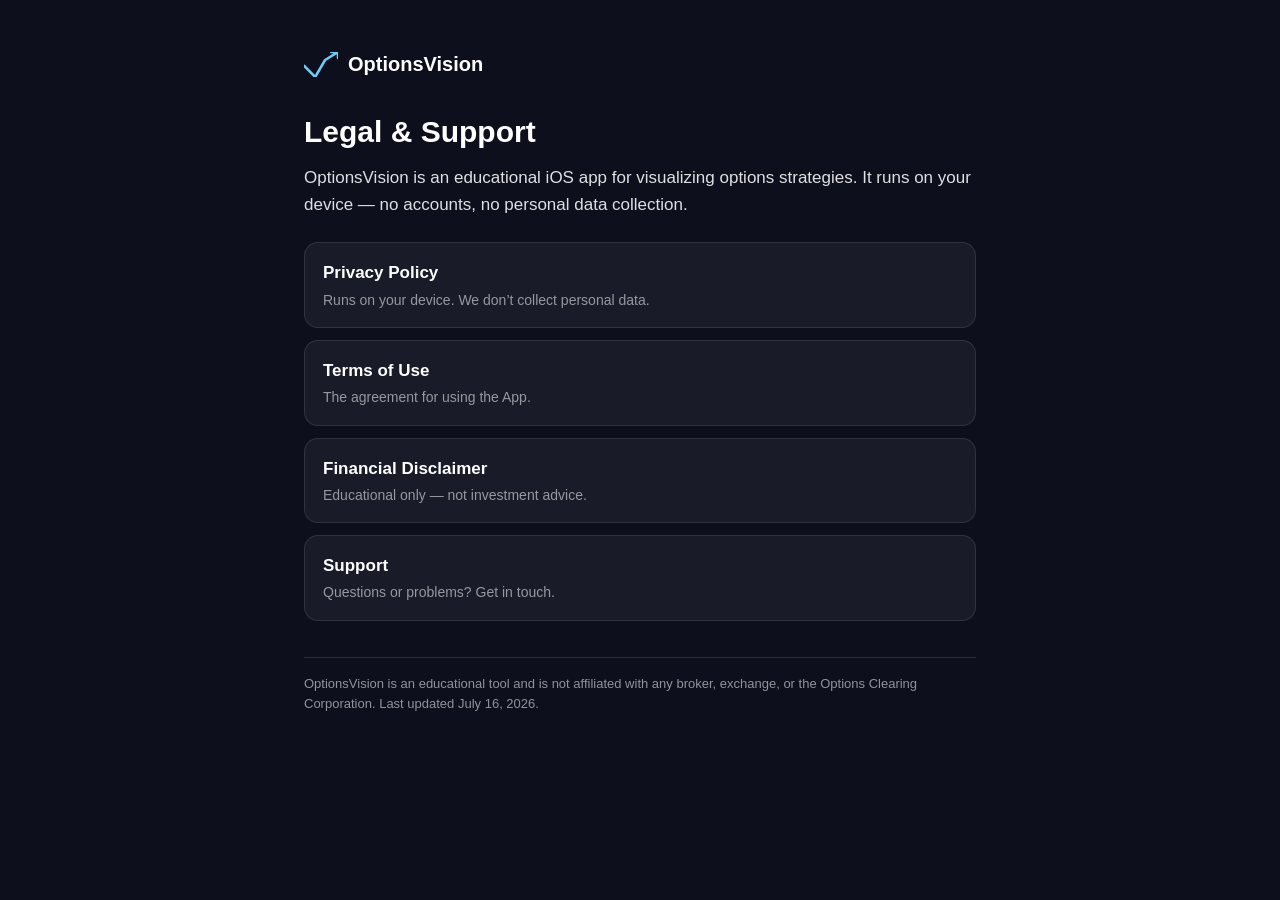
<file: docs/index.html>
<!DOCTYPE html>
<html lang="en">
<head>
<meta charset="utf-8">
<meta name="viewport" content="width=device-width, initial-scale=1">
<title>OptionsVision — Legal &amp; Support</title>
<link rel="stylesheet" href="style.css">
</head>
<body>
<main>
  <div class="brand">
    <svg width="34" height="25" viewBox="0 0 68 50" fill="none" xmlns="http://www.w3.org/2000/svg">
      <path d="M0 27.5 L22.4 50 L42.2 16 L68 0 M54.4 0 L68 0 L68 12" stroke="rgb(107,204,245)" stroke-width="5" stroke-linecap="round" stroke-linejoin="round"/>
    </svg>
    <span>OptionsVision</span>
  </div>
  <h1>Legal &amp; Support</h1>
  <p>OptionsVision is an educational iOS app for visualizing options strategies. It runs on your device — no accounts, no personal data collection.</p>
  <nav class="docs">
    <a href="privacy.html">Privacy Policy<small>Runs on your device. We don&rsquo;t collect personal data.</small></a>
    <a href="terms.html">Terms of Use<small>The agreement for using the App.</small></a>
    <a href="disclaimer.html">Financial Disclaimer<small>Educational only — not investment advice.</small></a>
    <a href="support.html">Support<small>Questions or problems? Get in touch.</small></a>
  </nav>
  <p class="fine">OptionsVision is an educational tool and is not affiliated with any broker, exchange, or the Options Clearing Corporation. Last updated July 16, 2026.</p>
</main>
</body>
</html>
</file>
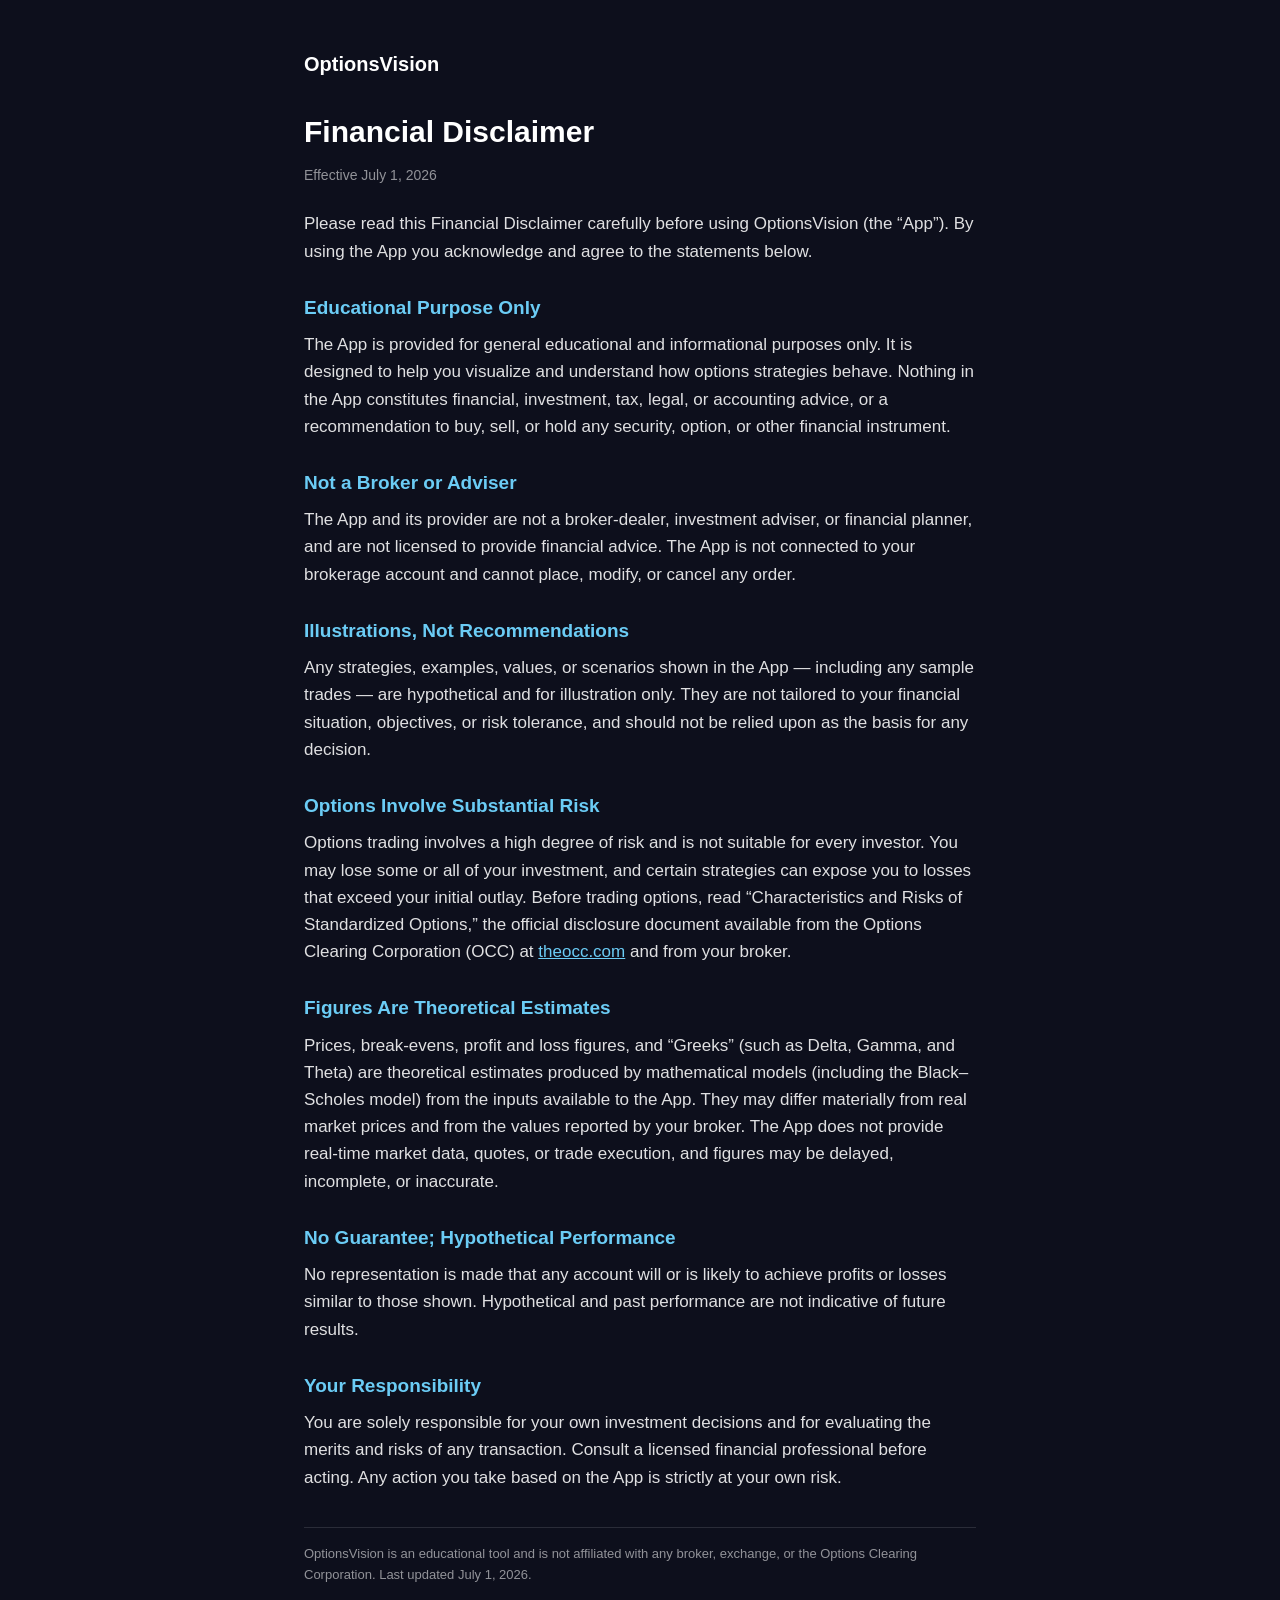
<file: docs/disclaimer.html>
<!DOCTYPE html>
<html lang="en">
<head>
<meta charset="utf-8">
<meta name="viewport" content="width=device-width, initial-scale=1">
<title>Financial Disclaimer — OptionsVision</title>
<link rel="stylesheet" href="style.css">
</head>
<body>
<main>
  <div class="brand"><a href="index.html"><span>OptionsVision</span></a></div>
  <h1>Financial Disclaimer</h1>
  <p class="effective">Effective July 1, 2026</p>

  <p>Please read this Financial Disclaimer carefully before using OptionsVision (the &ldquo;App&rdquo;). By using the App you acknowledge and agree to the statements below.</p>

  <h2>Educational Purpose Only</h2>
  <p>The App is provided for general educational and informational purposes only. It is designed to help you visualize and understand how options strategies behave. Nothing in the App constitutes financial, investment, tax, legal, or accounting advice, or a recommendation to buy, sell, or hold any security, option, or other financial instrument.</p>

  <h2>Not a Broker or Adviser</h2>
  <p>The App and its provider are not a broker-dealer, investment adviser, or financial planner, and are not licensed to provide financial advice. The App is not connected to your brokerage account and cannot place, modify, or cancel any order.</p>

  <h2>Illustrations, Not Recommendations</h2>
  <p>Any strategies, examples, values, or scenarios shown in the App &mdash; including any sample trades &mdash; are hypothetical and for illustration only. They are not tailored to your financial situation, objectives, or risk tolerance, and should not be relied upon as the basis for any decision.</p>

  <h2>Options Involve Substantial Risk</h2>
  <p>Options trading involves a high degree of risk and is not suitable for every investor. You may lose some or all of your investment, and certain strategies can expose you to losses that exceed your initial outlay. Before trading options, read &ldquo;Characteristics and Risks of Standardized Options,&rdquo; the official disclosure document available from the Options Clearing Corporation (OCC) at <a href="https://www.theocc.com">theocc.com</a> and from your broker.</p>

  <h2>Figures Are Theoretical Estimates</h2>
  <p>Prices, break-evens, profit and loss figures, and &ldquo;Greeks&rdquo; (such as Delta, Gamma, and Theta) are theoretical estimates produced by mathematical models (including the Black&ndash;Scholes model) from the inputs available to the App. They may differ materially from real market prices and from the values reported by your broker. The App does not provide real-time market data, quotes, or trade execution, and figures may be delayed, incomplete, or inaccurate.</p>

  <h2>No Guarantee; Hypothetical Performance</h2>
  <p>No representation is made that any account will or is likely to achieve profits or losses similar to those shown. Hypothetical and past performance are not indicative of future results.</p>

  <h2>Your Responsibility</h2>
  <p>You are solely responsible for your own investment decisions and for evaluating the merits and risks of any transaction. Consult a licensed financial professional before acting. Any action you take based on the App is strictly at your own risk.</p>

  <p class="fine">OptionsVision is an educational tool and is not affiliated with any broker, exchange, or the Options Clearing Corporation. Last updated July 1, 2026.</p>
</main>
</body>
</html>
</file>
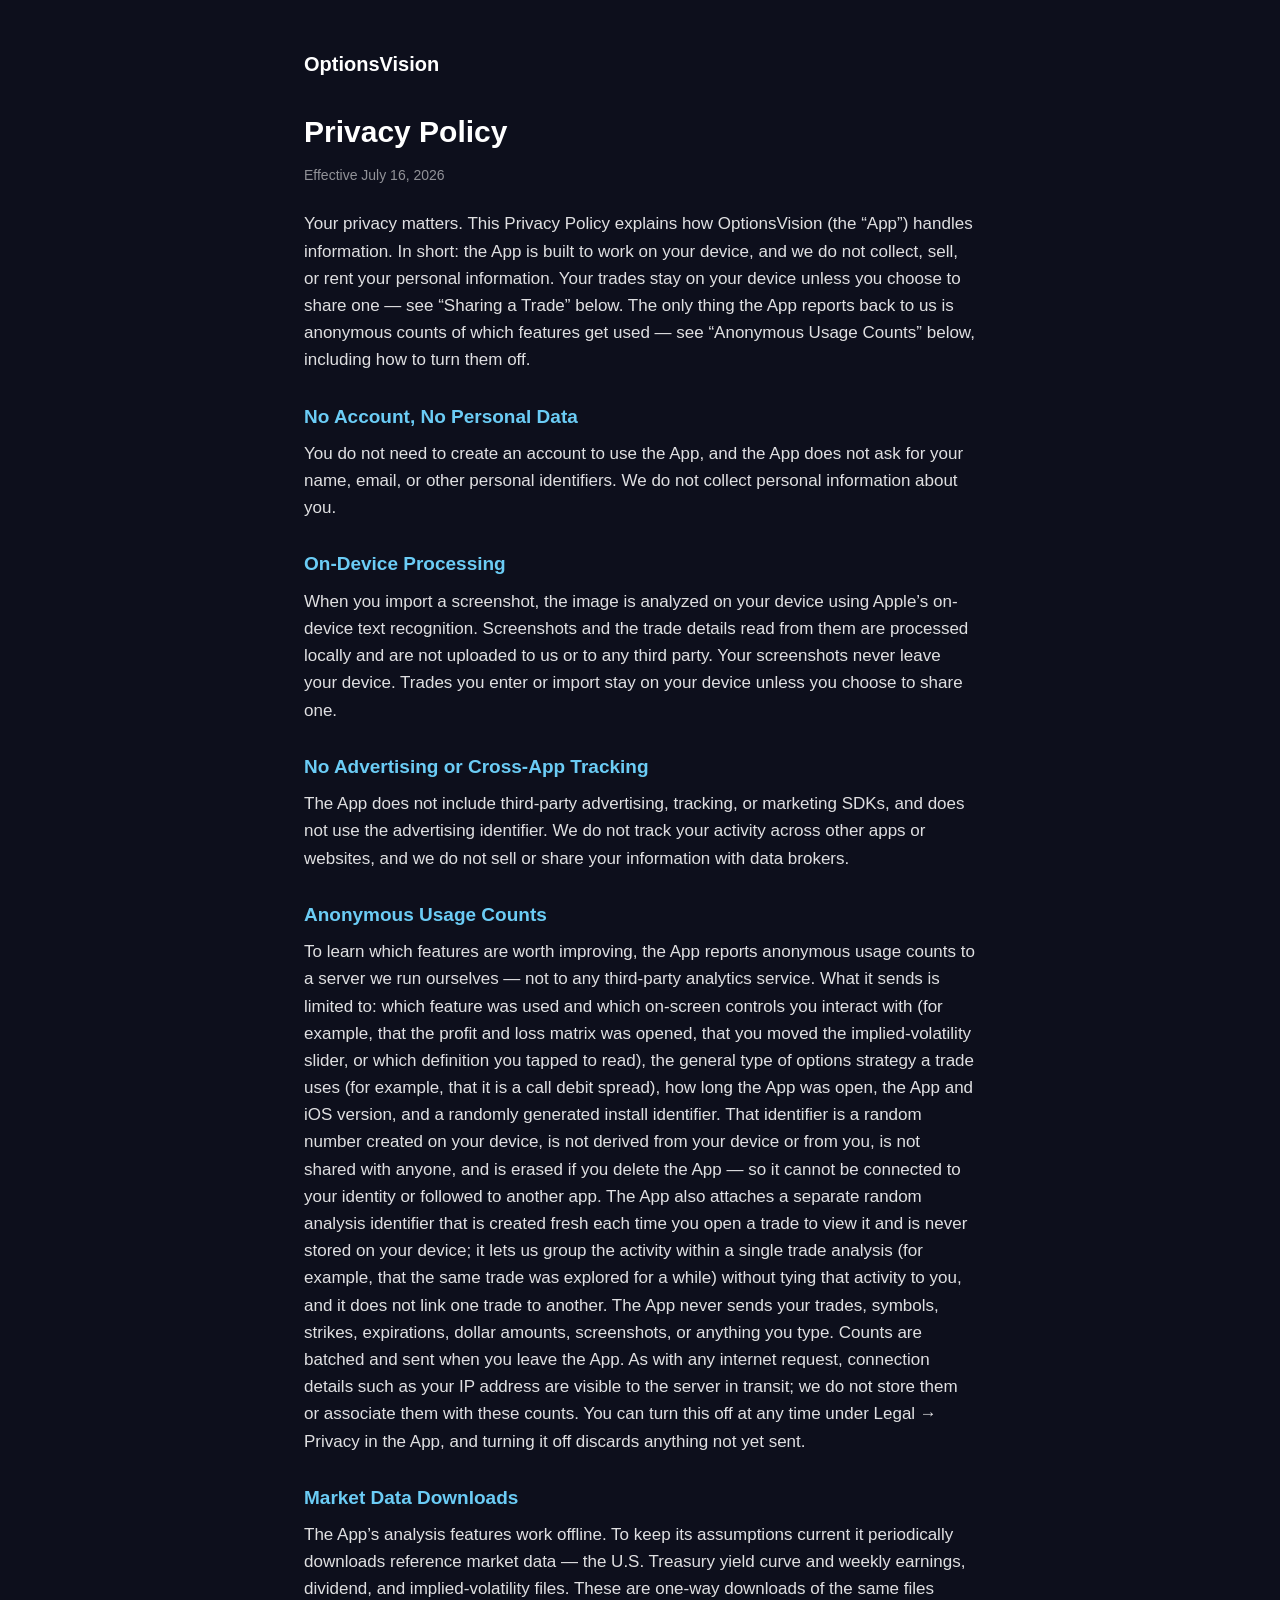
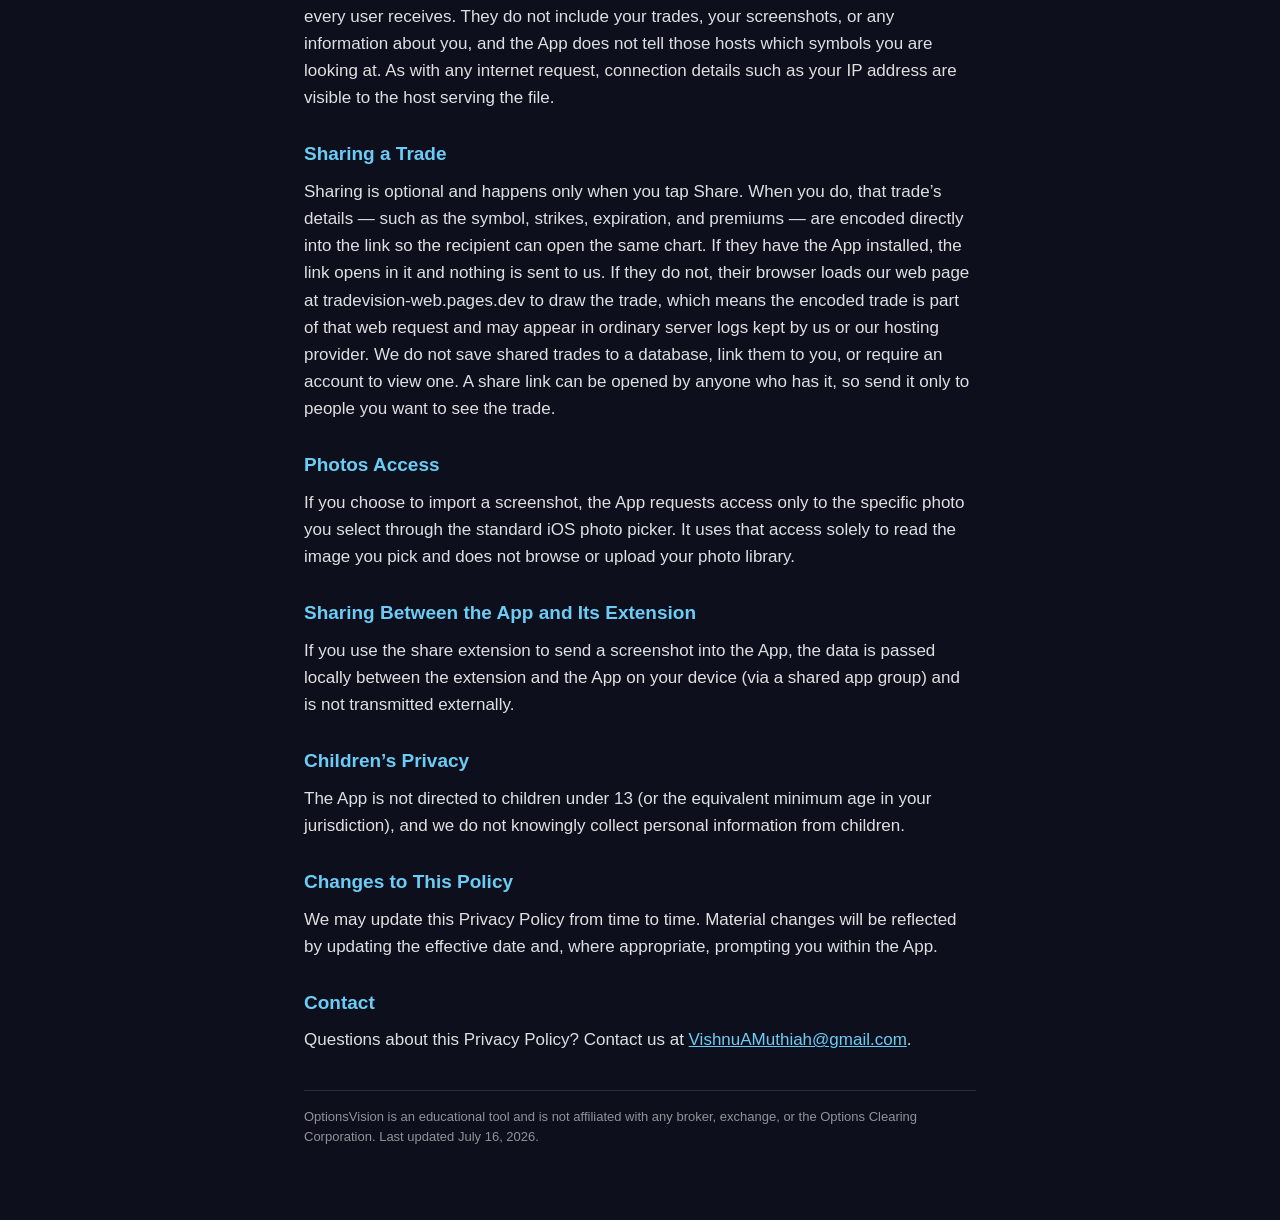
<file: docs/privacy.html>
<!DOCTYPE html>
<html lang="en">
<head>
<meta charset="utf-8">
<meta name="viewport" content="width=device-width, initial-scale=1">
<title>Privacy Policy — OptionsVision</title>
<link rel="stylesheet" href="style.css">
</head>
<body>
<main>
  <div class="brand"><a href="index.html"><span>OptionsVision</span></a></div>
  <h1>Privacy Policy</h1>
  <p class="effective">Effective July 16, 2026</p>

  <p>Your privacy matters. This Privacy Policy explains how OptionsVision (the &ldquo;App&rdquo;) handles information. In short: the App is built to work on your device, and we do not collect, sell, or rent your personal information. Your trades stay on your device unless you choose to share one &mdash; see &ldquo;Sharing a Trade&rdquo; below. The only thing the App reports back to us is anonymous counts of which features get used &mdash; see &ldquo;Anonymous Usage Counts&rdquo; below, including how to turn them off.</p>

  <h2>No Account, No Personal Data</h2>
  <p>You do not need to create an account to use the App, and the App does not ask for your name, email, or other personal identifiers. We do not collect personal information about you.</p>

  <h2>On-Device Processing</h2>
  <p>When you import a screenshot, the image is analyzed on your device using Apple&rsquo;s on-device text recognition. Screenshots and the trade details read from them are processed locally and are not uploaded to us or to any third party. Your screenshots never leave your device. Trades you enter or import stay on your device unless you choose to share one.</p>

  <h2>No Advertising or Cross-App Tracking</h2>
  <p>The App does not include third-party advertising, tracking, or marketing SDKs, and does not use the advertising identifier. We do not track your activity across other apps or websites, and we do not sell or share your information with data brokers.</p>

  <h2>Anonymous Usage Counts</h2>
  <p>To learn which features are worth improving, the App reports anonymous usage counts to a server we run ourselves &mdash; not to any third-party analytics service. What it sends is limited to: which feature was used and which on-screen controls you interact with (for example, that the profit and loss matrix was opened, that you moved the implied-volatility slider, or which definition you tapped to read), the general type of options strategy a trade uses (for example, that it is a call debit spread), how long the App was open, the App and iOS version, and a randomly generated install identifier. That identifier is a random number created on your device, is not derived from your device or from you, is not shared with anyone, and is erased if you delete the App &mdash; so it cannot be connected to your identity or followed to another app. The App also attaches a separate random analysis identifier that is created fresh each time you open a trade to view it and is never stored on your device; it lets us group the activity within a single trade analysis (for example, that the same trade was explored for a while) without tying that activity to you, and it does not link one trade to another. The App never sends your trades, symbols, strikes, expirations, dollar amounts, screenshots, or anything you type. Counts are batched and sent when you leave the App. As with any internet request, connection details such as your IP address are visible to the server in transit; we do not store them or associate them with these counts. You can turn this off at any time under Legal &rarr; Privacy in the App, and turning it off discards anything not yet sent.</p>

  <h2>Market Data Downloads</h2>
  <p>The App&rsquo;s analysis features work offline. To keep its assumptions current it periodically downloads reference market data &mdash; the U.S. Treasury yield curve and weekly earnings, dividend, and implied-volatility files. These are one-way downloads of the same files every user receives. They do not include your trades, your screenshots, or any information about you, and the App does not tell those hosts which symbols you are looking at. As with any internet request, connection details such as your IP address are visible to the host serving the file.</p>

  <h2>Sharing a Trade</h2>
  <p>Sharing is optional and happens only when you tap Share. When you do, that trade&rsquo;s details &mdash; such as the symbol, strikes, expiration, and premiums &mdash; are encoded directly into the link so the recipient can open the same chart. If they have the App installed, the link opens in it and nothing is sent to us. If they do not, their browser loads our web page at tradevision-web.pages.dev to draw the trade, which means the encoded trade is part of that web request and may appear in ordinary server logs kept by us or our hosting provider. We do not save shared trades to a database, link them to you, or require an account to view one. A share link can be opened by anyone who has it, so send it only to people you want to see the trade.</p>

  <h2>Photos Access</h2>
  <p>If you choose to import a screenshot, the App requests access only to the specific photo you select through the standard iOS photo picker. It uses that access solely to read the image you pick and does not browse or upload your photo library.</p>

  <h2>Sharing Between the App and Its Extension</h2>
  <p>If you use the share extension to send a screenshot into the App, the data is passed locally between the extension and the App on your device (via a shared app group) and is not transmitted externally.</p>

  <h2>Children&rsquo;s Privacy</h2>
  <p>The App is not directed to children under 13 (or the equivalent minimum age in your jurisdiction), and we do not knowingly collect personal information from children.</p>

  <h2>Changes to This Policy</h2>
  <p>We may update this Privacy Policy from time to time. Material changes will be reflected by updating the effective date and, where appropriate, prompting you within the App.</p>

  <h2>Contact</h2>
  <p>Questions about this Privacy Policy? Contact us at <a href="mailto:VishnuAMuthiah@gmail.com">VishnuAMuthiah@gmail.com</a>.</p>

  <p class="fine">OptionsVision is an educational tool and is not affiliated with any broker, exchange, or the Options Clearing Corporation. Last updated July 16, 2026.</p>
</main>
</body>
</html>
</file>
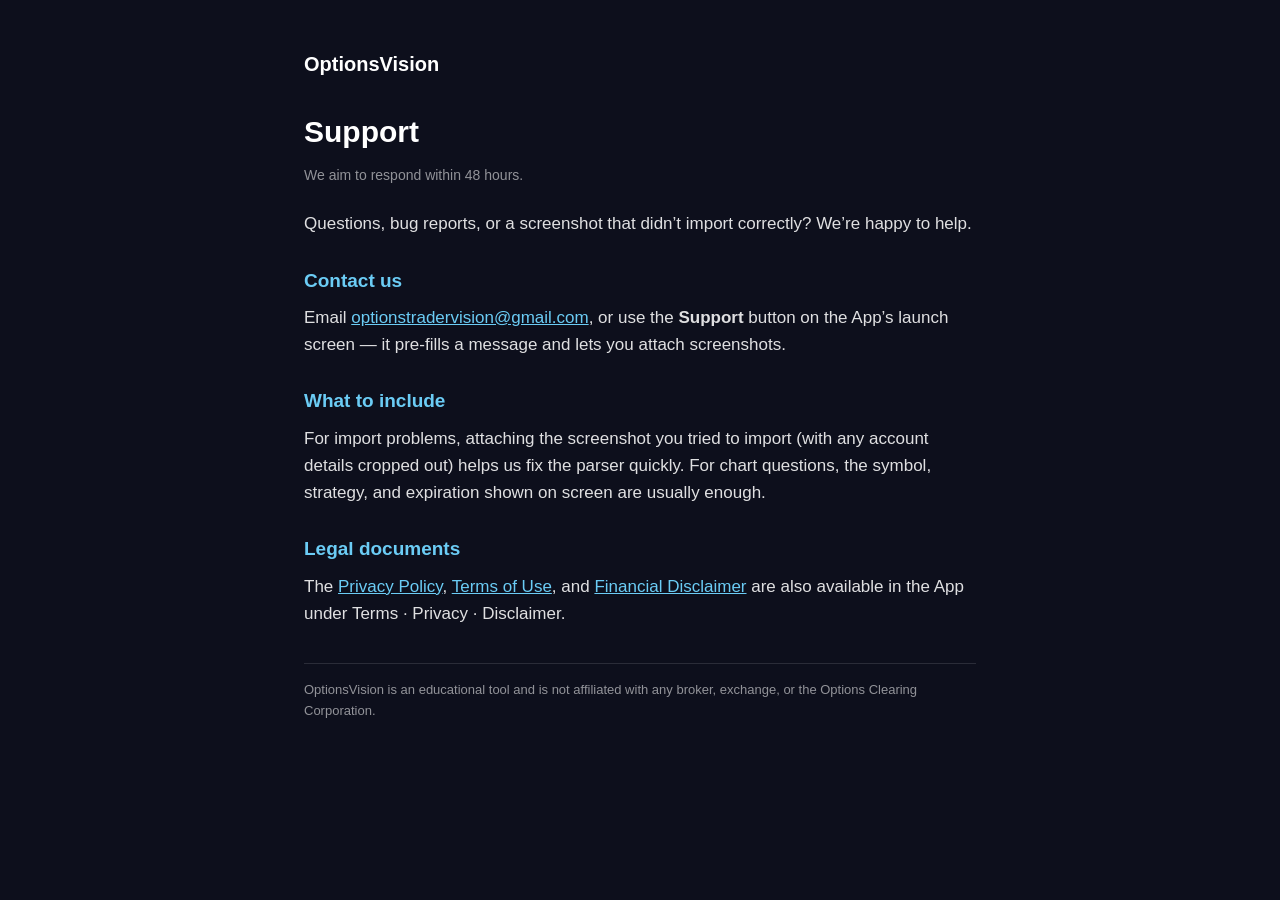
<file: docs/support.html>
<!DOCTYPE html>
<html lang="en">
<head>
<meta charset="utf-8">
<meta name="viewport" content="width=device-width, initial-scale=1">
<title>Support — OptionsVision</title>
<link rel="stylesheet" href="style.css">
</head>
<body>
<main>
  <div class="brand"><a href="index.html"><span>OptionsVision</span></a></div>
  <h1>Support</h1>
  <p class="effective">We aim to respond within 48 hours.</p>

  <p>Questions, bug reports, or a screenshot that didn&rsquo;t import correctly? We&rsquo;re happy to help.</p>

  <h2>Contact us</h2>
  <p>Email <a href="mailto:optionstradervision@gmail.com">optionstradervision@gmail.com</a>, or use the <strong>Support</strong> button on the App&rsquo;s launch screen — it pre-fills a message and lets you attach screenshots.</p>

  <h2>What to include</h2>
  <p>For import problems, attaching the screenshot you tried to import (with any account details cropped out) helps us fix the parser quickly. For chart questions, the symbol, strategy, and expiration shown on screen are usually enough.</p>

  <h2>Legal documents</h2>
  <p>The <a href="privacy.html">Privacy Policy</a>, <a href="terms.html">Terms of Use</a>, and <a href="disclaimer.html">Financial Disclaimer</a> are also available in the App under Terms &middot; Privacy &middot; Disclaimer.</p>

  <p class="fine">OptionsVision is an educational tool and is not affiliated with any broker, exchange, or the Options Clearing Corporation.</p>
</main>
</body>
</html>
</file>
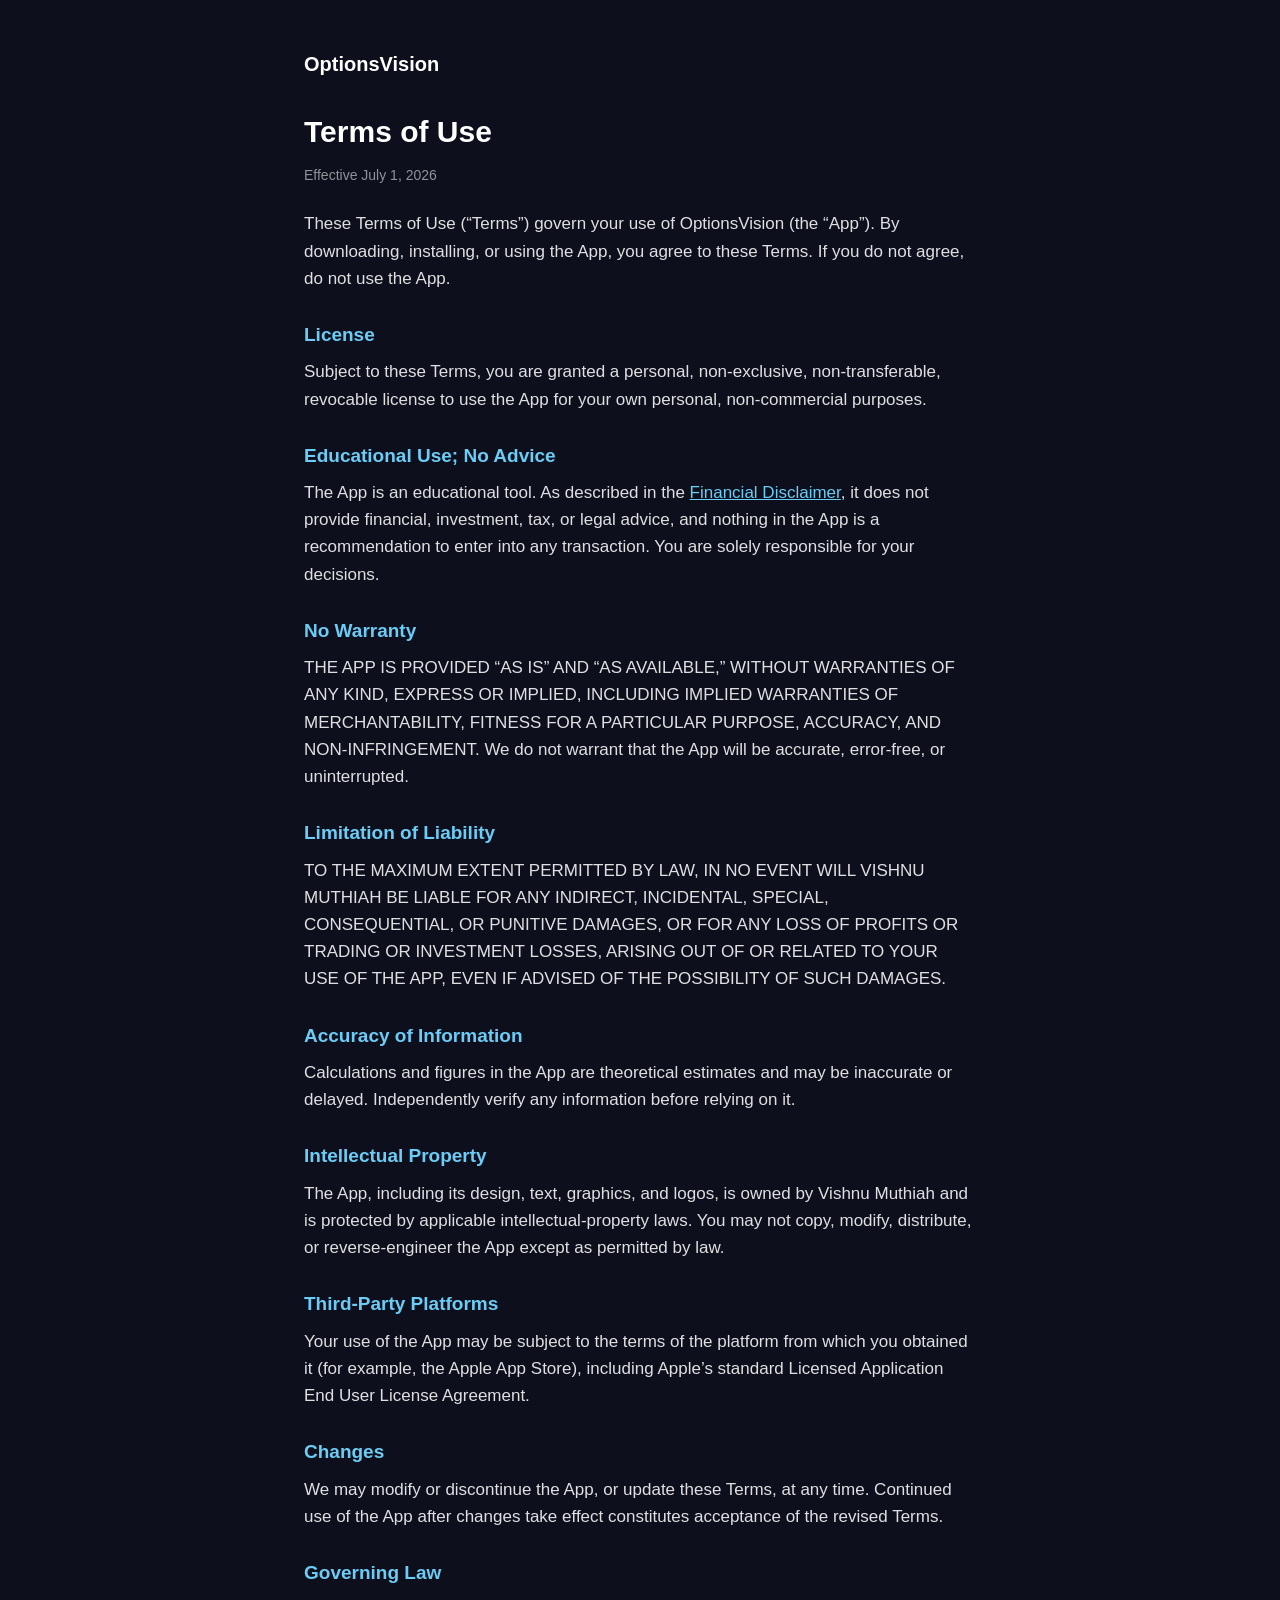
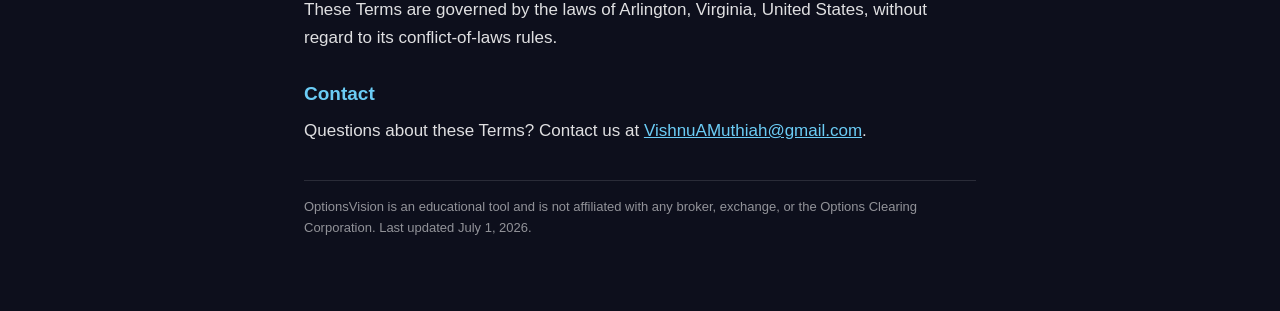
<file: docs/terms.html>
<!DOCTYPE html>
<html lang="en">
<head>
<meta charset="utf-8">
<meta name="viewport" content="width=device-width, initial-scale=1">
<title>Terms of Use — OptionsVision</title>
<link rel="stylesheet" href="style.css">
</head>
<body>
<main>
  <div class="brand"><a href="index.html"><span>OptionsVision</span></a></div>
  <h1>Terms of Use</h1>
  <p class="effective">Effective July 1, 2026</p>

  <p>These Terms of Use (&ldquo;Terms&rdquo;) govern your use of OptionsVision (the &ldquo;App&rdquo;). By downloading, installing, or using the App, you agree to these Terms. If you do not agree, do not use the App.</p>

  <h2>License</h2>
  <p>Subject to these Terms, you are granted a personal, non-exclusive, non-transferable, revocable license to use the App for your own personal, non-commercial purposes.</p>

  <h2>Educational Use; No Advice</h2>
  <p>The App is an educational tool. As described in the <a href="disclaimer.html">Financial Disclaimer</a>, it does not provide financial, investment, tax, or legal advice, and nothing in the App is a recommendation to enter into any transaction. You are solely responsible for your decisions.</p>

  <h2>No Warranty</h2>
  <p>THE APP IS PROVIDED &ldquo;AS IS&rdquo; AND &ldquo;AS AVAILABLE,&rdquo; WITHOUT WARRANTIES OF ANY KIND, EXPRESS OR IMPLIED, INCLUDING IMPLIED WARRANTIES OF MERCHANTABILITY, FITNESS FOR A PARTICULAR PURPOSE, ACCURACY, AND NON-INFRINGEMENT. We do not warrant that the App will be accurate, error-free, or uninterrupted.</p>

  <h2>Limitation of Liability</h2>
  <p>TO THE MAXIMUM EXTENT PERMITTED BY LAW, IN NO EVENT WILL VISHNU MUTHIAH BE LIABLE FOR ANY INDIRECT, INCIDENTAL, SPECIAL, CONSEQUENTIAL, OR PUNITIVE DAMAGES, OR FOR ANY LOSS OF PROFITS OR TRADING OR INVESTMENT LOSSES, ARISING OUT OF OR RELATED TO YOUR USE OF THE APP, EVEN IF ADVISED OF THE POSSIBILITY OF SUCH DAMAGES.</p>

  <h2>Accuracy of Information</h2>
  <p>Calculations and figures in the App are theoretical estimates and may be inaccurate or delayed. Independently verify any information before relying on it.</p>

  <h2>Intellectual Property</h2>
  <p>The App, including its design, text, graphics, and logos, is owned by Vishnu Muthiah and is protected by applicable intellectual-property laws. You may not copy, modify, distribute, or reverse-engineer the App except as permitted by law.</p>

  <h2>Third-Party Platforms</h2>
  <p>Your use of the App may be subject to the terms of the platform from which you obtained it (for example, the Apple App Store), including Apple&rsquo;s standard Licensed Application End User License Agreement.</p>

  <h2>Changes</h2>
  <p>We may modify or discontinue the App, or update these Terms, at any time. Continued use of the App after changes take effect constitutes acceptance of the revised Terms.</p>

  <h2>Governing Law</h2>
  <p>These Terms are governed by the laws of Arlington, Virginia, United States, without regard to its conflict-of-laws rules.</p>

  <h2>Contact</h2>
  <p>Questions about these Terms? Contact us at <a href="mailto:VishnuAMuthiah@gmail.com">VishnuAMuthiah@gmail.com</a>.</p>

  <p class="fine">OptionsVision is an educational tool and is not affiliated with any broker, exchange, or the Options Clearing Corporation. Last updated July 1, 2026.</p>
</main>
</body>
</html>
</file>
<file: docs/style.css>
/* OptionsVision legal/support pages — mirrors the app's dark navy + cyan palette. */
:root {
  --bg: rgb(13, 15, 28);
  --panel: rgb(25, 27, 40);
  --accent: rgb(107, 204, 245);
  --text: rgba(255, 255, 255, 0.87);
  --muted: rgba(255, 255, 255, 0.55);
}
* { box-sizing: border-box; }
body {
  margin: 0;
  background: var(--bg);
  color: var(--text);
  font: 17px/1.6 -apple-system, BlinkMacSystemFont, "Segoe UI", Roboto, Helvetica, Arial, sans-serif;
}
main { max-width: 720px; margin: 0 auto; padding: 48px 24px 64px; }
h1 { font-size: 30px; margin: 0 0 4px; color: #fff; }
h2 { font-size: 19px; margin: 28px 0 6px; color: var(--accent); }
p { margin: 8px 0; }
a { color: var(--accent); }
.effective { color: var(--muted); font-size: 14px; margin-bottom: 24px; }
.fine { color: var(--muted); font-size: 13px; margin-top: 36px; border-top: 1px solid rgba(255,255,255,0.12); padding-top: 16px; }
.brand { display: flex; align-items: center; gap: 10px; margin-bottom: 28px; }
.brand svg { flex: none; }
.brand span { font-weight: 700; font-size: 20px; color: #fff; }
.brand a { text-decoration: none; }
nav.docs { display: grid; gap: 12px; margin-top: 24px; }
nav.docs a {
  display: block; padding: 16px 18px; background: var(--panel);
  border: 1px solid rgba(255,255,255,0.10); border-radius: 14px;
  color: #fff; text-decoration: none; font-weight: 600;
}
nav.docs a small { display: block; color: var(--muted); font-weight: 400; font-size: 14px; margin-top: 2px; }
</file>
